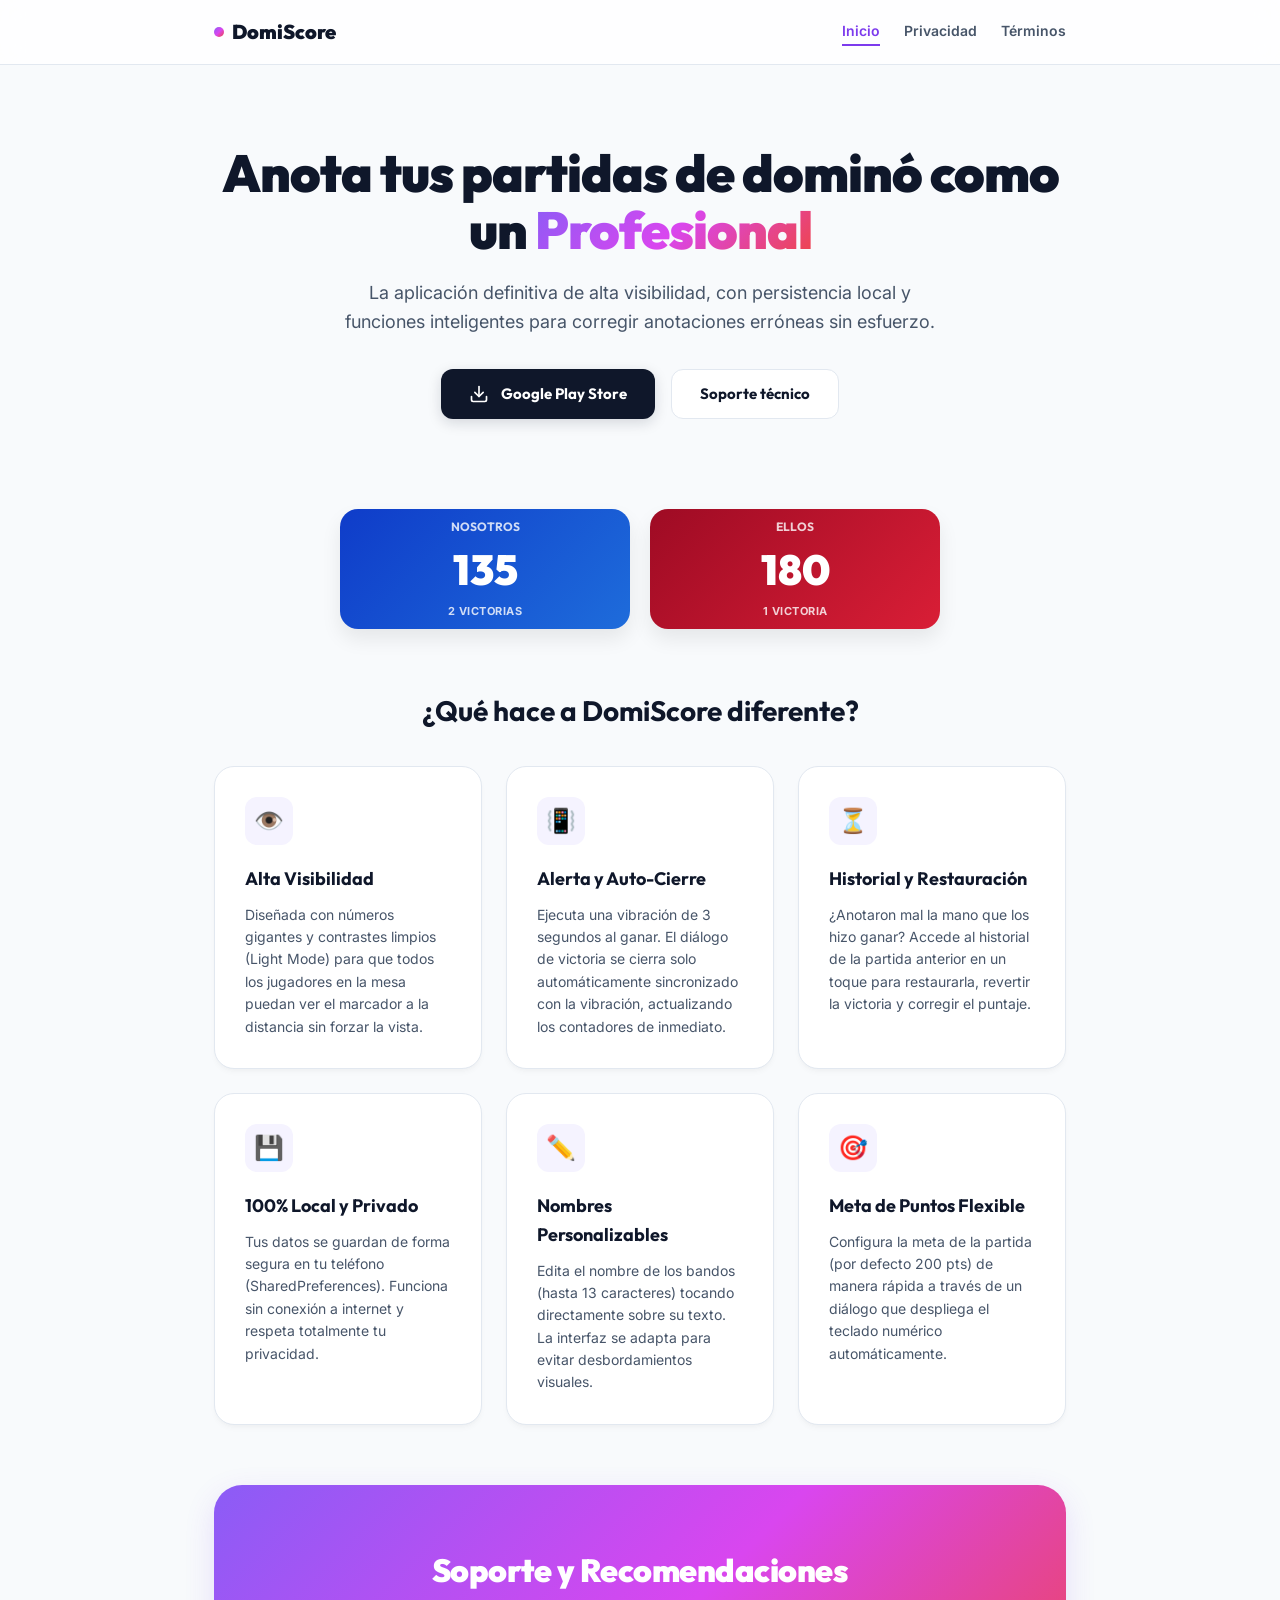
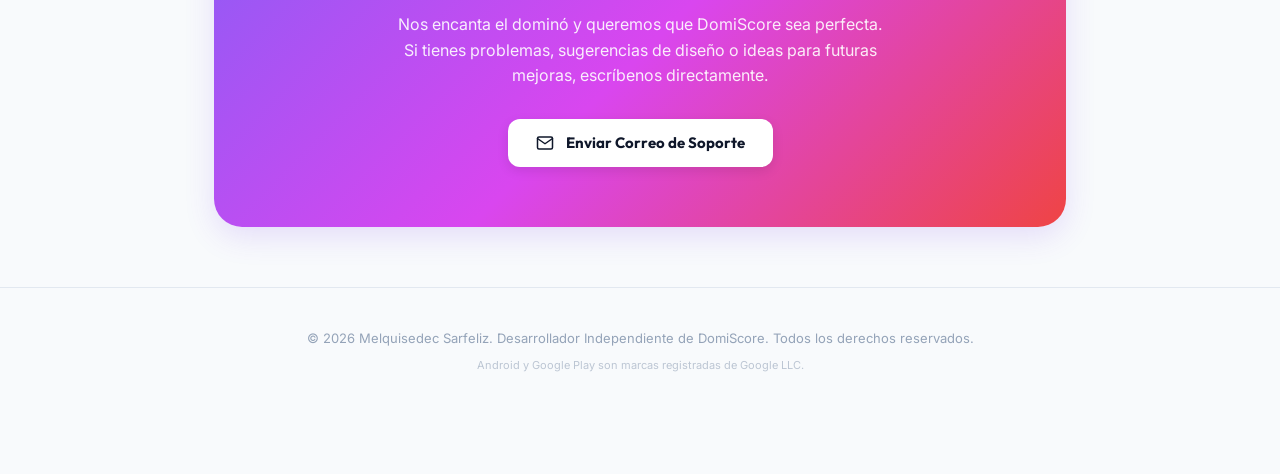
<file: index.html>
<!DOCTYPE html>
<html lang="es">
<head>
  <meta charset="UTF-8">
  <meta name="viewport" content="width=device-width, initial-scale=1.0">
  <title>DomiScore - El Marcador Premium de Dominó</title>
  <link rel="stylesheet" href="style.css">
  <link rel="shortcut icon" href="assets/favicon.ico" type="image/x-icon">
</head>
<body>
  <!-- Site Header -->
  <header class="site-header">
    <div class="container nav-container">
      <a href="index.html" class="logo">
        <div class="logo-dot"></div>
        DomiScore
      </a>
      <nav>
        <a href="index.html" class="active">Inicio</a>
        <a href="privacy.html">Privacidad</a>
        <a href="terms.html">Términos</a>
      </nav>
    </div>
  </header>

  <main class="container">
    <!-- Hero Section -->
    <section class="hero">
      <h1>Anota tus partidas de dominó como un <span>Profesional</span></h1>
      <p class="tagline">La aplicación definitiva de alta visibilidad, con persistencia local y funciones inteligentes para corregir anotaciones erróneas sin esfuerzo.</p>
      <div style="display: flex; gap: 16px; justify-content: center; flex-wrap: wrap;">
        <a href="https://play.google.com/store/apps/details?id=com.dreamsoftgroup.domiscore.app" class="btn btn-primary" target="_blank" rel="noopener">
          <svg width="20" height="20" viewBox="0 0 24 24" fill="none" stroke="currentColor" stroke-width="2" stroke-linecap="round" stroke-linejoin="round" style="margin-right: 4px;"><path d="M21 15v4a2 2 0 0 1-2 2H5a2 2 0 0 1-2-2v-4"></path><polyline points="7 10 12 15 17 10"></polyline><line x1="12" y1="15" x2="12" y2="3"></line></svg>
          Google Play Store
        </a>
        <a href="#contacto" class="btn btn-secondary">Soporte técnico</a>
      </div>
    </section>

    <!-- Showcase Cards -->
    <div class="showcase-cards">
      <div class="showcase-card team-a">
        <h4>Nosotros</h4>
        <div class="score">135</div>
        <span style="font-size: 11px; opacity: 0.8; font-weight: bold; letter-spacing: 0.5px;">2 VICTORIAS</span>
      </div>
      <div class="showcase-card team-b">
        <h4>Ellos</h4>
        <div class="score">180</div>
        <span style="font-size: 11px; opacity: 0.8; font-weight: bold; letter-spacing: 0.5px;">1 VICTORIA</span>
      </div>
    </div>

    <!-- Features Section -->
    <section class="features">
      <h2 class="section-title">¿Qué hace a DomiScore diferente?</h2>
      <div class="features-grid">
        <!-- Feature 1 -->
        <div class="feature-card">
          <div class="feature-icon">👁️</div>
          <h3>Alta Visibilidad</h3>
          <p>Diseñada con números gigantes y contrastes limpios (Light Mode) para que todos los jugadores en la mesa puedan ver el marcador a la distancia sin forzar la vista.</p>
        </div>
        <!-- Feature 2 -->
        <div class="feature-card">
          <div class="feature-icon">📳</div>
          <h3>Alerta y Auto-Cierre</h3>
          <p>Ejecuta una vibración de 3 segundos al ganar. El diálogo de victoria se cierra solo automáticamente sincronizado con la vibración, actualizando los contadores de inmediato.</p>
        </div>
        <!-- Feature 3 -->
        <div class="feature-card">
          <div class="feature-icon">⏳</div>
          <h3>Historial y Restauración</h3>
          <p>¿Anotaron mal la mano que los hizo ganar? Accede al historial de la partida anterior en un toque para restaurarla, revertir la victoria y corregir el puntaje.</p>
        </div>
        <!-- Feature 4 -->
        <div class="feature-card">
          <div class="feature-icon">💾</div>
          <h3>100% Local y Privado</h3>
          <p>Tus datos se guardan de forma segura en tu teléfono (SharedPreferences). Funciona sin conexión a internet y respeta totalmente tu privacidad.</p>
        </div>
        <!-- Feature 5 -->
        <div class="feature-card">
          <div class="feature-icon">✏️</div>
          <h3>Nombres Personalizables</h3>
          <p>Edita el nombre de los bandos (hasta 13 caracteres) tocando directamente sobre su texto. La interfaz se adapta para evitar desbordamientos visuales.</p>
        </div>
        <!-- Feature 6 -->
        <div class="feature-card">
          <div class="feature-icon">🎯</div>
          <h3>Meta de Puntos Flexible</h3>
          <p>Configura la meta de la partida (por defecto 200 pts) de manera rápida a través de un diálogo que despliega el teclado numérico automáticamente.</p>
        </div>
      </div>
    </section>

    <!-- Contact Support Section -->
    <section class="support-section" id="contacto">
      <h2>Soporte y Recomendaciones</h2>
      <p>Nos encanta el dominó y queremos que DomiScore sea perfecta. Si tienes problemas, sugerencias de diseño o ideas para futuras mejoras, escríbenos directamente.</p>
      <a href="mailto:genesismsf@gmail.com" class="btn btn-contact">
        <svg width="18" height="18" viewBox="0 0 24 24" fill="none" stroke="currentColor" stroke-width="2" stroke-linecap="round" stroke-linejoin="round" style="margin-right: 4px;"><path d="M4 4h16c1.1 0 2 .9 2 2v12c0 1.1-.9 2-2 2H4c-1.1 0-2-.9-2-2V6c0-1.1.9-2 2-2z"></path><polyline points="22,6 12,13 2,6"></polyline></svg>
        Enviar Correo de Soporte
      </a>
    </section>
  </main>

  <!-- Site Footer -->
  <footer class="site-footer">
    <div class="container">
      <p>© 2026 Melquisedec Sarfeliz. Desarrollador Independiente de DomiScore. Todos los derechos reservados.</p>
      <p style="margin-top: 8px; font-size: 11px; opacity: 0.6;">Android y Google Play son marcas registradas de Google LLC.</p>
    </div>
  </footer>
</body>
</html>
</file>
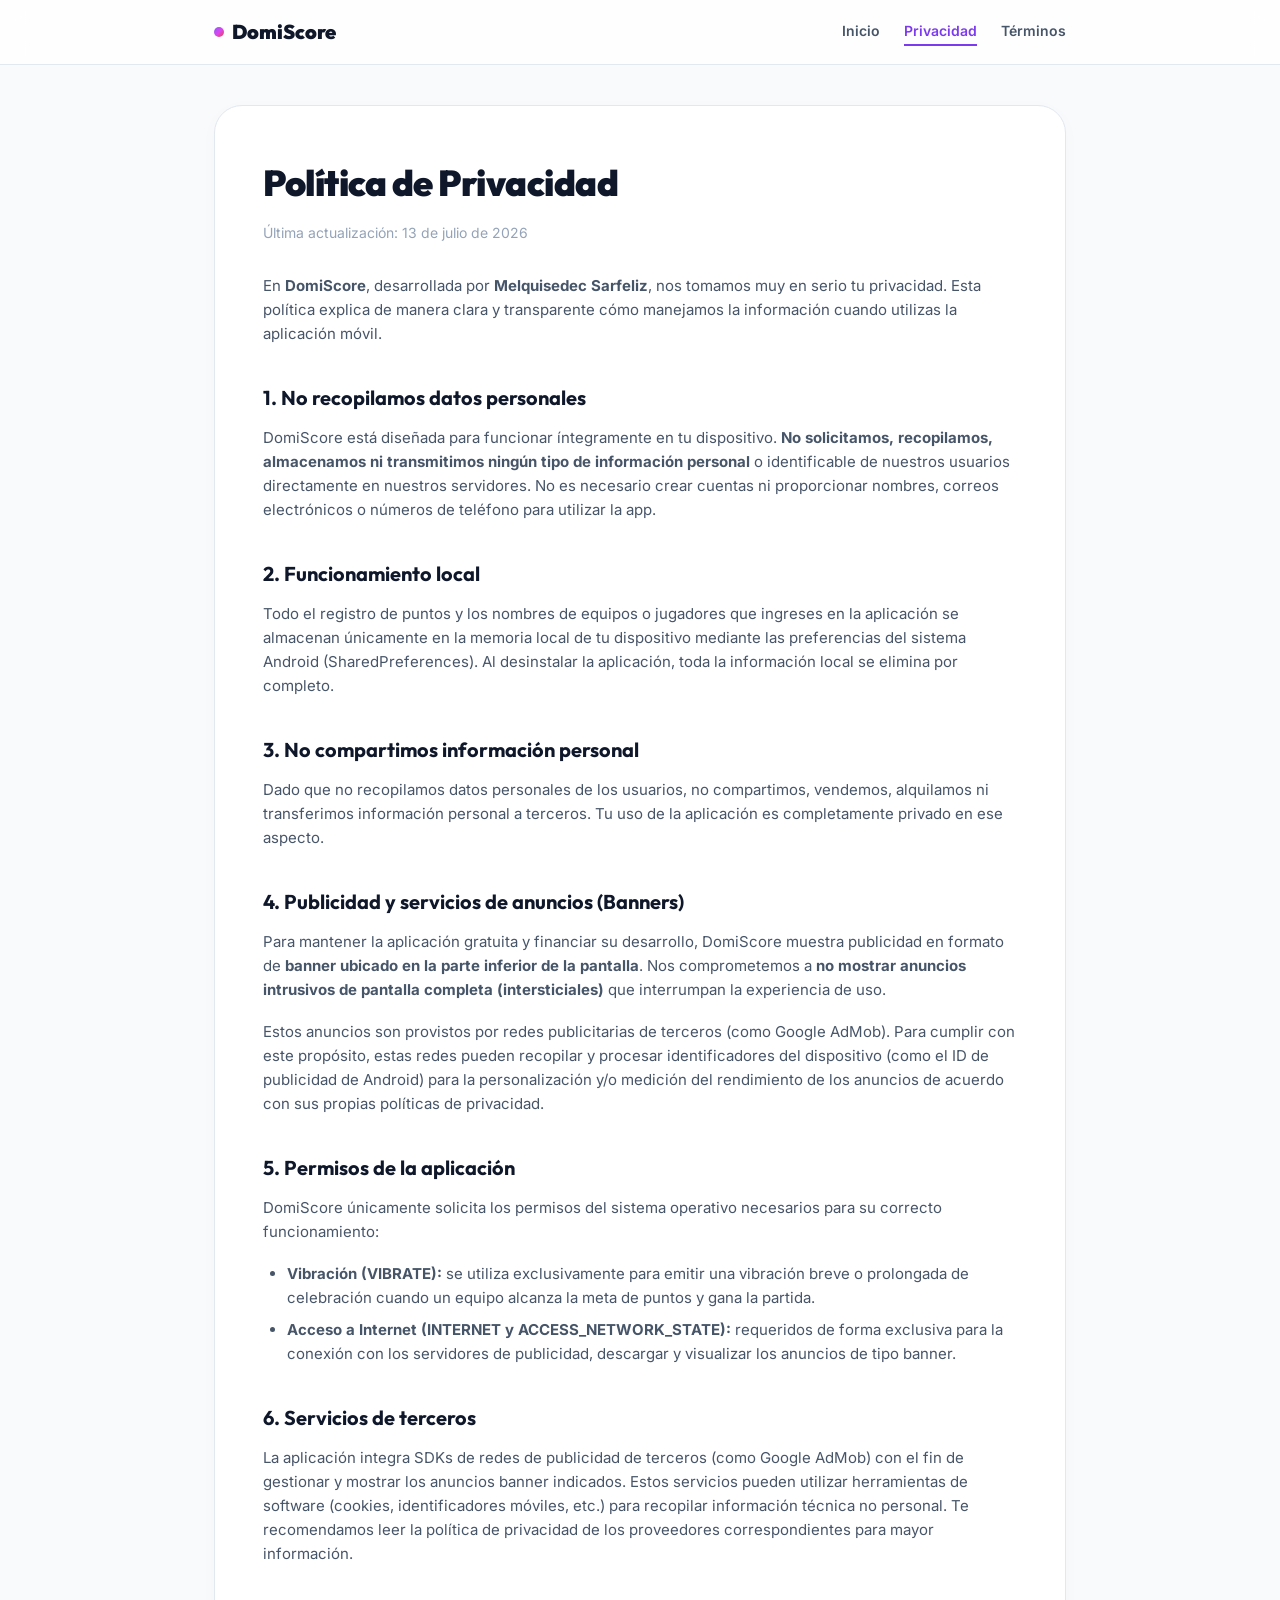
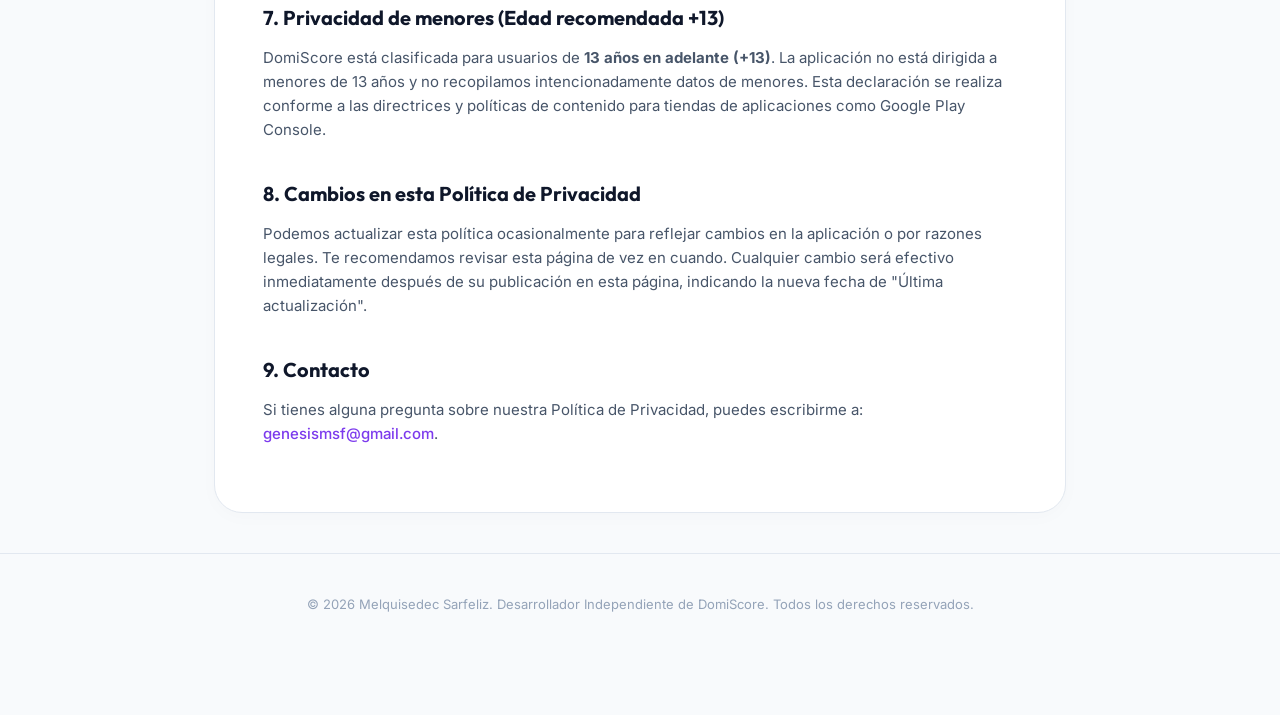
<file: privacy.html>
<!DOCTYPE html>
<html lang="es">
<head>
  <meta charset="UTF-8">
  <meta name="viewport" content="width=device-width, initial-scale=1.0">
  <title>Política de Privacidad - DomiScore</title>
  <link rel="stylesheet" href="style.css">
  <link rel="shortcut icon" href="assets/favicon.ico" type="image/x-icon">
</head>
<body>
  <!-- Site Header -->
  <header class="site-header">
    <div class="container nav-container">
      <a href="index.html" class="logo">
        <div class="logo-dot"></div>
        DomiScore
      </a>
      <nav>
        <a href="index.html">Inicio</a>
        <a href="privacy.html" class="active">Privacidad</a>
        <a href="terms.html">Términos</a>
      </nav>
    </div>
  </header>

  <main class="container">
    <article class="policy-page">
      <h1>Política de Privacidad</h1>
      <span class="policy-date">Última actualización: 13 de julio de 2026</span>

      <p>En <strong>DomiScore</strong>, desarrollada por <strong>Melquisedec Sarfeliz</strong>, nos tomamos muy en serio tu privacidad. Esta política explica de manera clara y transparente cómo manejamos la información cuando utilizas la aplicación móvil.</p>

      <h2>1. No recopilamos datos personales</h2>
      <p>DomiScore está diseñada para funcionar íntegramente en tu dispositivo. <strong>No solicitamos, recopilamos, almacenamos ni transmitimos ningún tipo de información personal</strong> o identificable de nuestros usuarios directamente en nuestros servidores. No es necesario crear cuentas ni proporcionar nombres, correos electrónicos o números de teléfono para utilizar la app.</p>

      <h2>2. Funcionamiento local</h2>
      <p>Todo el registro de puntos y los nombres de equipos o jugadores que ingreses en la aplicación se almacenan únicamente en la memoria local de tu dispositivo mediante las preferencias del sistema Android (SharedPreferences). Al desinstalar la aplicación, toda la información local se elimina por completo.</p>

      <h2>3. No compartimos información personal</h2>
      <p>Dado que no recopilamos datos personales de los usuarios, no compartimos, vendemos, alquilamos ni transferimos información personal a terceros. Tu uso de la aplicación es completamente privado en ese aspecto.</p>

      <h2>4. Publicidad y servicios de anuncios (Banners)</h2>
      <p>Para mantener la aplicación gratuita y financiar su desarrollo, DomiScore muestra publicidad en formato de <strong>banner ubicado en la parte inferior de la pantalla</strong>. Nos comprometemos a <strong>no mostrar anuncios intrusivos de pantalla completa (intersticiales)</strong> que interrumpan la experiencia de uso.</p>
      <p>Estos anuncios son provistos por redes publicitarias de terceros (como Google AdMob). Para cumplir con este propósito, estas redes pueden recopilar y procesar identificadores del dispositivo (como el ID de publicidad de Android) para la personalización y/o medición del rendimiento de los anuncios de acuerdo con sus propias políticas de privacidad.</p>

      <h2>5. Permisos de la aplicación</h2>
      <p>DomiScore únicamente solicita los permisos del sistema operativo necesarios para su correcto funcionamiento:</p>
      <ul>
        <li><strong>Vibración (VIBRATE):</strong> se utiliza exclusivamente para emitir una vibración breve o prolongada de celebración cuando un equipo alcanza la meta de puntos y gana la partida.</li>
        <li><strong>Acceso a Internet (INTERNET y ACCESS_NETWORK_STATE):</strong> requeridos de forma exclusiva para la conexión con los servidores de publicidad, descargar y visualizar los anuncios de tipo banner.</li>
      </ul>

      <h2>6. Servicios de terceros</h2>
      <p>La aplicación integra SDKs de redes de publicidad de terceros (como Google AdMob) con el fin de gestionar y mostrar los anuncios banner indicados. Estos servicios pueden utilizar herramientas de software (cookies, identificadores móviles, etc.) para recopilar información técnica no personal. Te recomendamos leer la política de privacidad de los proveedores correspondientes para mayor información.</p>

      <h2>7. Privacidad de menores (Edad recomendada +13)</h2>
      <p>DomiScore está clasificada para usuarios de <strong>13 años en adelante (+13)</strong>. La aplicación no está dirigida a menores de 13 años y no recopilamos intencionadamente datos de menores. Esta declaración se realiza conforme a las directrices y políticas de contenido para tiendas de aplicaciones como Google Play Console.</p>

      <h2>8. Cambios en esta Política de Privacidad</h2>
      <p>Podemos actualizar esta política ocasionalmente para reflejar cambios en la aplicación o por razones legales. Te recomendamos revisar esta página de vez en cuando. Cualquier cambio será efectivo inmediatamente después de su publicación en esta página, indicando la nueva fecha de "Última actualización".</p>

      <h2>9. Contacto</h2>
      <p>Si tienes alguna pregunta sobre nuestra Política de Privacidad, puedes escribirme a: <a href="mailto:genesismsf@gmail.com">genesismsf@gmail.com</a>.</p>
    </article>
  </main>

  <!-- Site Footer -->
  <footer class="site-footer">
    <div class="container">
      <p>© 2026 Melquisedec Sarfeliz. Desarrollador Independiente de DomiScore. Todos los derechos reservados.</p>
    </div>
  </footer>
</body>
</html>
</file>
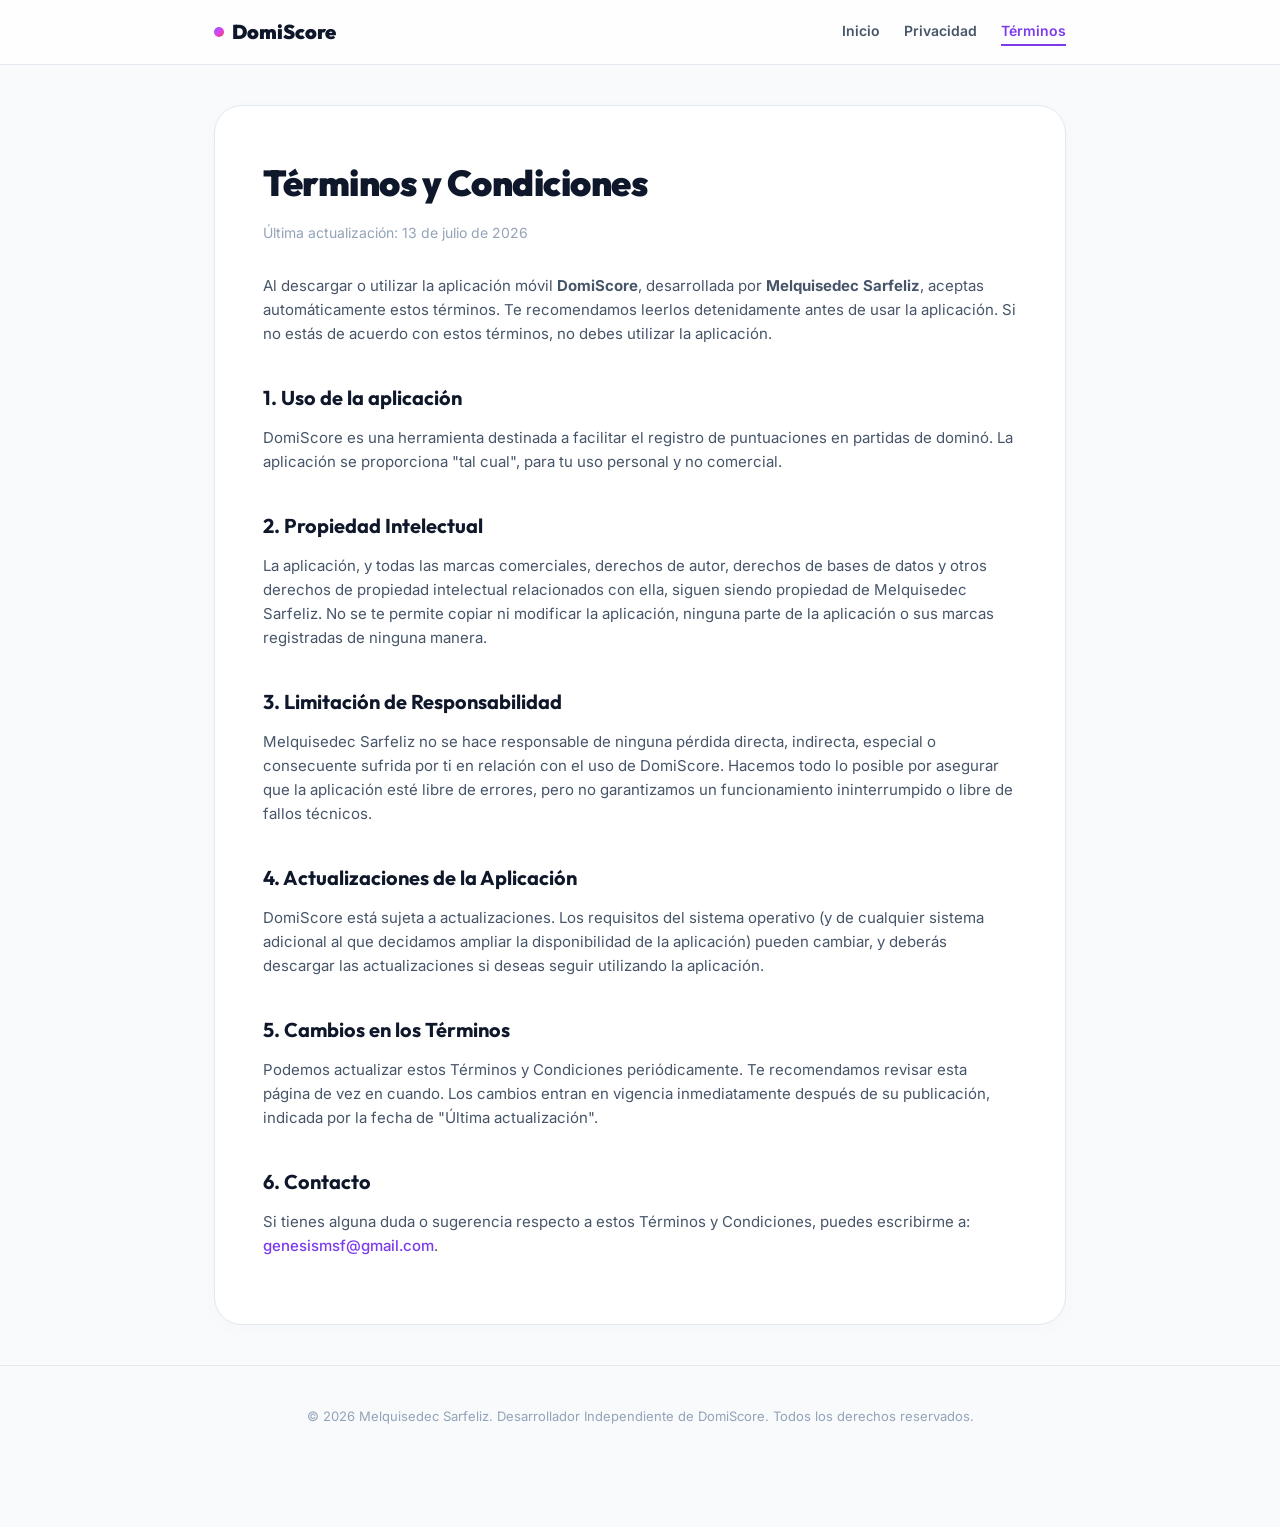
<file: terms.html>
<!DOCTYPE html>
<html lang="es">
<head>
  <meta charset="UTF-8">
  <meta name="viewport" content="width=device-width, initial-scale=1.0">
  <title>Términos y Condiciones - DomiScore</title>
  <link rel="stylesheet" href="style.css">
  <link rel="shortcut icon" href="assets/favicon.ico" type="image/x-icon">
</head>
<body>
  <!-- Site Header -->
  <header class="site-header">
    <div class="container nav-container">
      <a href="index.html" class="logo">
        <div class="logo-dot"></div>
        DomiScore
      </a>
      <nav>
        <a href="index.html">Inicio</a>
        <a href="privacy.html">Privacidad</a>
        <a href="terms.html" class="active">Términos</a>
      </nav>
    </div>
  </header>

  <main class="container">
    <article class="policy-page">
      <h1>Términos y Condiciones</h1>
      <span class="policy-date">Última actualización: 13 de julio de 2026</span>

      <p>Al descargar o utilizar la aplicación móvil <strong>DomiScore</strong>, desarrollada por <strong>Melquisedec Sarfeliz</strong>, aceptas automáticamente estos términos. Te recomendamos leerlos detenidamente antes de usar la aplicación. Si no estás de acuerdo con estos términos, no debes utilizar la aplicación.</p>

      <h2>1. Uso de la aplicación</h2>
      <p>DomiScore es una herramienta destinada a facilitar el registro de puntuaciones en partidas de dominó. La aplicación se proporciona "tal cual", para tu uso personal y no comercial.</p>

      <h2>2. Propiedad Intelectual</h2>
      <p>La aplicación, y todas las marcas comerciales, derechos de autor, derechos de bases de datos y otros derechos de propiedad intelectual relacionados con ella, siguen siendo propiedad de Melquisedec Sarfeliz. No se te permite copiar ni modificar la aplicación, ninguna parte de la aplicación o sus marcas registradas de ninguna manera.</p>

      <h2>3. Limitación de Responsabilidad</h2>
      <p>Melquisedec Sarfeliz no se hace responsable de ninguna pérdida directa, indirecta, especial o consecuente sufrida por ti en relación con el uso de DomiScore. Hacemos todo lo posible por asegurar que la aplicación esté libre de errores, pero no garantizamos un funcionamiento ininterrumpido o libre de fallos técnicos.</p>

      <h2>4. Actualizaciones de la Aplicación</h2>
      <p>DomiScore está sujeta a actualizaciones. Los requisitos del sistema operativo (y de cualquier sistema adicional al que decidamos ampliar la disponibilidad de la aplicación) pueden cambiar, y deberás descargar las actualizaciones si deseas seguir utilizando la aplicación.</p>

      <h2>5. Cambios en los Términos</h2>
      <p>Podemos actualizar estos Términos y Condiciones periódicamente. Te recomendamos revisar esta página de vez en cuando. Los cambios entran en vigencia inmediatamente después de su publicación, indicada por la fecha de "Última actualización".</p>

      <h2>6. Contacto</h2>
      <p>Si tienes alguna duda o sugerencia respecto a estos Términos y Condiciones, puedes escribirme a: <a href="mailto:genesismsf@gmail.com">genesismsf@gmail.com</a>.</p>
    </article>
  </main>

  <!-- Site Footer -->
  <footer class="site-footer">
    <div class="container">
      <p>© 2026 Melquisedec Sarfeliz. Desarrollador Independiente de DomiScore. Todos los derechos reservados.</p>
    </div>
  </footer>
</body>
</html>
</file>
<file: style.css>
@import url('https://fonts.googleapis.com/css2?family=Inter:wght@400;500;600&family=Outfit:wght@500;700;900&display=swap');

:root {
  --primary: #7C3AED;
  --primary-hover: #6D28D9;
  --primary-light: #F5F3FF;
  --bg-color: #F8FAFC;
  --card-bg: #FFFFFF;
  --text-dark: #0F172A;
  --text-light: #475569;
  --text-muted: #94A3B8;
  --blue-grad: linear-gradient(135deg, #0F3CC9 0%, #1E6CDB 100%);
  --red-grad: linear-gradient(135deg, #9E0B24 0%, #D91E36 100%);
  --purple-grad: linear-gradient(135deg, #8B5CF6 0%, #D946EF 50%, #EF4444 100%);
  --border-color: #E2E8F0;
  --max-width: 900px;
}

* {
  box-sizing: border-box;
  margin: 0;
  padding: 0;
}

body {
  font-family: 'Inter', -apple-system, BlinkMacSystemFont, "Segoe UI", Roboto, sans-serif;
  background-color: var(--bg-color);
  color: var(--text-light);
  line-height: 1.6;
  padding-bottom: 60px;
}

/* Container */
.container {
  max-width: var(--max-width);
  margin: 0 auto;
  padding: 0 24px;
}

/* Header & Navigation */
header.site-header {
  background-color: rgba(255, 255, 255, 0.8);
  backdrop-filter: blur(12px);
  -webkit-backdrop-filter: blur(12px);
  position: sticky;
  top: 0;
  z-index: 100;
  border-bottom: 1px solid var(--border-color);
  padding: 16px 0;
}

header.site-header .nav-container {
  display: flex;
  justify-content: space-between;
  align-items: center;
}

.logo {
  font-family: 'Outfit', sans-serif;
  font-weight: 900;
  font-size: 20px;
  letter-spacing: 1.2;
  color: var(--text-dark);
  text-decoration: none;
  display: flex;
  align-items: center;
  gap: 8px;
}

.logo-dot {
  width: 10px;
  height: 10px;
  background: var(--purple-grad);
  border-radius: 50%;
}

nav a {
  font-weight: 600;
  font-size: 14px;
  color: var(--text-light);
  text-decoration: none;
  margin-left: 20px;
  transition: color 0.2s ease, transform 0.2s ease;
  display: inline-block;
}

nav a:hover {
  color: var(--primary);
  transform: translateY(-1px);
}

nav a.active {
  color: var(--primary);
  border-bottom: 2px solid var(--primary);
  padding-bottom: 2px;
}

/* Hero Section */
.hero {
  text-align: center;
  padding: 80px 0 50px 0;
}

.hero h1 {
  font-family: 'Outfit', sans-serif;
  font-weight: 900;
  font-size: 52px;
  line-height: 1.1;
  color: var(--text-dark);
  margin-bottom: 20px;
  letter-spacing: -1px;
}

.hero h1 span {
  background: var(--purple-grad);
  -webkit-background-clip: text;
  -webkit-text-fill-color: transparent;
}

.hero p.tagline {
  font-size: 18px;
  max-width: 600px;
  margin: 0 auto 32px auto;
  color: var(--text-light);
}

/* Buttons */
.btn {
  display: inline-flex;
  align-items: center;
  justify-content: center;
  gap: 8px;
  font-family: 'Outfit', sans-serif;
  font-weight: 700;
  font-size: 15px;
  text-decoration: none;
  padding: 12px 28px;
  border-radius: 12px;
  transition: all 0.3s cubic-bezier(0.16, 1, 0.3, 1);
  cursor: pointer;
}

.btn-primary {
  background-color: var(--text-dark);
  color: #fff;
  box-shadow: 0 4px 14px rgba(15, 23, 42, 0.15);
}

.btn-primary:hover {
  background-color: #000;
  transform: translateY(-2px);
  box-shadow: 0 6px 20px rgba(15, 23, 42, 0.25);
}

.btn-secondary {
  background-color: #fff;
  color: var(--text-dark);
  border: 1px solid var(--border-color);
}

.btn-secondary:hover {
  background-color: var(--bg-color);
  transform: translateY(-2px);
}

/* App Showcase mockup cards */
.showcase-cards {
  display: flex;
  justify-content: center;
  gap: 20px;
  margin: 40px auto;
  max-width: 600px;
}

.showcase-card {
  flex: 1;
  height: 120px;
  border-radius: 18px;
  display: flex;
  flex-direction: column;
  justify-content: center;
  align-items: center;
  color: #fff;
  padding: 16px;
  box-shadow: 0 10px 20px rgba(0, 0, 0, 0.08);
  transition: transform 0.3s ease;
}

.showcase-card:hover {
  transform: translateY(-5px);
}

.showcase-card.team-a {
  background: var(--blue-grad);
}

.showcase-card.team-b {
  background: var(--red-grad);
}

.showcase-card h4 {
  font-family: 'Outfit', sans-serif;
  font-size: 12px;
  letter-spacing: 1.0;
  opacity: 0.8;
  text-transform: uppercase;
}

.showcase-card .score {
  font-family: 'Outfit', sans-serif;
  font-size: 42px;
  font-weight: 900;
}

/* Features Grid */
section.features {
  margin: 60px 0;
}

.section-title {
  font-family: 'Outfit', sans-serif;
  font-weight: 700;
  font-size: 28px;
  color: var(--text-dark);
  margin-bottom: 32px;
  text-align: center;
}

.features-grid {
  display: grid;
  grid-template-columns: repeat(auto-fit, minmax(250px, 1fr));
  gap: 24px;
}

.feature-card {
  background-color: var(--card-bg);
  border: 1px solid var(--border-color);
  border-radius: 20px;
  padding: 30px;
  box-shadow: 0 4px 6px -1px rgba(0, 0, 0, 0.03), 0 2px 4px -1px rgba(0, 0, 0, 0.02);
  transition: all 0.3s cubic-bezier(0.16, 1, 0.3, 1);
}

.feature-card:hover {
  transform: translateY(-4px);
  box-shadow: 0 12px 24px -4px rgba(0, 0, 0, 0.06), 0 4px 12px -2px rgba(0, 0, 0, 0.04);
  border-color: var(--text-muted);
}

.feature-icon {
  width: 48px;
  height: 48px;
  background-color: var(--primary-light);
  border-radius: 12px;
  display: flex;
  align-items: center;
  justify-content: center;
  color: var(--primary);
  font-size: 24px;
  margin-bottom: 20px;
}

.feature-card h3 {
  font-family: 'Outfit', sans-serif;
  font-weight: 700;
  font-size: 18px;
  color: var(--text-dark);
  margin-bottom: 10px;
}

.feature-card p {
  font-size: 14px;
  color: var(--text-light);
}

/* Contact / Support Section */
.support-section {
  background: var(--purple-grad);
  border-radius: 28px;
  padding: 60px 40px;
  text-align: center;
  color: #fff;
  margin: 60px 0;
  box-shadow: 0 10px 30px rgba(124, 58, 237, 0.15);
}

.support-section h2 {
  font-family: 'Outfit', sans-serif;
  font-weight: 900;
  font-size: 32px;
  margin-bottom: 16px;
  letter-spacing: -0.5px;
}

.support-section p {
  font-size: 16px;
  max-width: 500px;
  margin: 0 auto 30px auto;
  opacity: 0.9;
}

.support-section .btn-contact {
  background-color: #fff;
  color: var(--text-dark);
  box-shadow: 0 4px 12px rgba(0, 0, 0, 0.1);
}

.support-section .btn-contact:hover {
  background-color: var(--bg-color);
  transform: translateY(-2px);
}

/* Policy Pages Layout */
.policy-page {
  background-color: var(--card-bg);
  border: 1px solid var(--border-color);
  border-radius: 28px;
  padding: 48px;
  margin: 40px auto;
  box-shadow: 0 4px 20px rgba(0, 0, 0, 0.02);
}

.policy-page h1 {
  font-family: 'Outfit', sans-serif;
  font-weight: 900;
  font-size: 36px;
  color: var(--text-dark);
  margin-bottom: 10px;
  letter-spacing: -0.5px;
}

.policy-date {
  font-size: 14px;
  color: var(--text-muted);
  margin-bottom: 30px;
  display: block;
}

.policy-page h2 {
  font-family: 'Outfit', sans-serif;
  font-weight: 700;
  font-size: 20px;
  color: var(--text-dark);
  margin-top: 36px;
  margin-bottom: 12px;
}

.policy-page p, .policy-page ul {
  font-size: 15px;
  margin-bottom: 18px;
}

.policy-page ul {
  padding-left: 24px;
}

.policy-page li {
  margin-bottom: 8px;
}

.policy-page a {
  color: var(--primary);
  text-decoration: none;
  font-weight: 500;
}

.policy-page a:hover {
  text-decoration: underline;
}

/* Footer */
footer.site-footer {
  text-align: center;
  padding: 40px 0;
  border-top: 1px solid var(--border-color);
  color: var(--text-muted);
  font-size: 13px;
}

/* Responsive adjustments */
@media (max-width: 600px) {
  .hero h1 {
    font-size: 38px;
  }
  .hero p.tagline {
    font-size: 16px;
  }
  .policy-page {
    padding: 24px;
    border-radius: 20px;
  }
  .showcase-cards {
    flex-direction: column;
    padding: 0 30px;
  }
}
</file>
